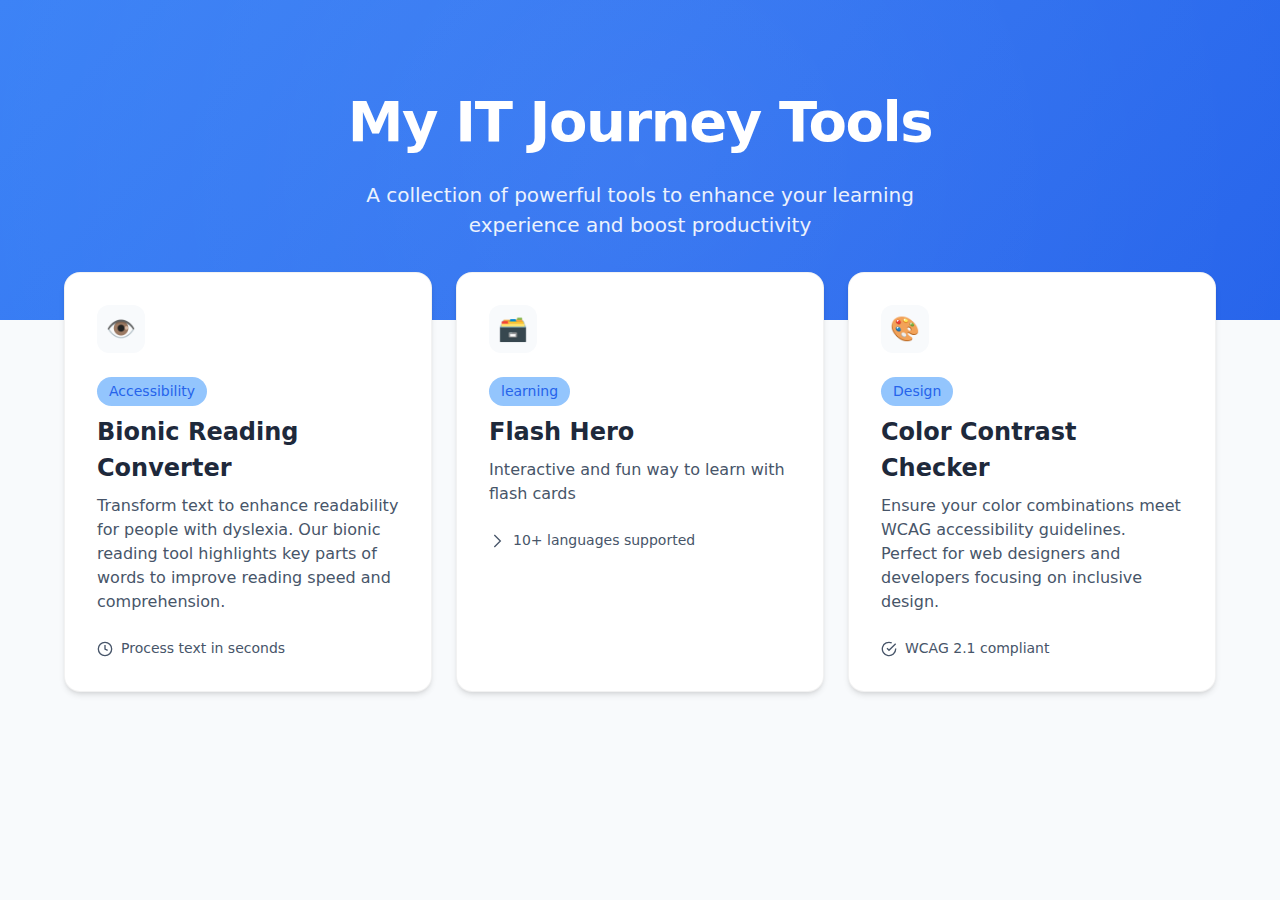
<file: index.html>
<!DOCTYPE html>
<html lang="en">
  <head>
    <meta charset="UTF-8" />
    <meta name="viewport" content="width=device-width, initial-scale=1.0" />
    <title>IT Journey Tools Hub</title>
    <link rel="stylesheet" href="styles.css" />
  </head>
  <body>
    <header class="header">
      <div class="header__content">
        <h1 class="header__title">My IT Journey Tools</h1>
        <p class="header__description">
          A collection of powerful tools to enhance your learning experience and
          boost productivity
        </p>
      </div>
    </header>

    <main class="container">
      <div class="tools-grid">
        <div class="tool-card" data-href="bionic-reader/bionic-reader.html">
          <div class="tool-icon">👁️</div>
          <div>
            <span class="tool-badge">Accessibility</span>
            <h2 class="tool-title">Bionic Reading Converter</h2>
            <p class="tool-description">
              Transform text to enhance readability for people with dyslexia.
              Our bionic reading tool highlights key parts of words to improve
              reading speed and comprehension.
            </p>
          </div>
          <div class="tool-stat">
            <svg
              viewBox="0 0 24 24"
              fill="none"
              stroke="currentColor"
              stroke-width="2"
            >
              <circle cx="12" cy="12" r="10" />
              <path d="M12 6v6l4 2" />
            </svg>
            <span>Process text in seconds</span>
          </div>
        </div>

        <div class="tool-card" data-href="fh/flash-hero.html">
          <div class="tool-icon">🗃️</div>
          <div>
            <span class="tool-badge">learning</span>
            <h2 class="tool-title">Flash Hero</h2>
            <p class="tool-description">
              Interactive and fun way to learn with flash cards
            </p>
          </div>
          <div class="tool-stat">
            <svg
              viewBox="0 0 24 24"
              fill="none"
              stroke="currentColor"
              stroke-width="2"
            >
              <path d="M8 3l9 9-9 9" />
            </svg>
            <span>10+ languages supported</span>
          </div>
        </div>

        <div class="tool-card" data-href="pages/index.html">
          <div class="tool-icon">🎨</div>
          <div>
            <span class="tool-badge">Design</span>
            <h2 class="tool-title">Color Contrast Checker</h2>
            <p class="tool-description">
              Ensure your color combinations meet WCAG accessibility guidelines.
              Perfect for web designers and developers focusing on inclusive
              design.
            </p>
          </div>
          <div class="tool-stat">
            <svg
              viewBox="0 0 24 24"
              fill="none"
              stroke="currentColor"
              stroke-width="2"
            >
              <path d="M22 11.08V12a10 10 0 11-5.93-9.14" />
              <path d="M22 4L12 14.01l-3-3" />
            </svg>
            <span>WCAG 2.1 compliant</span>
          </div>
        </div>
      </div>
    </main>

    <script src="script.js"></script>
  </body>
</html>
</file>
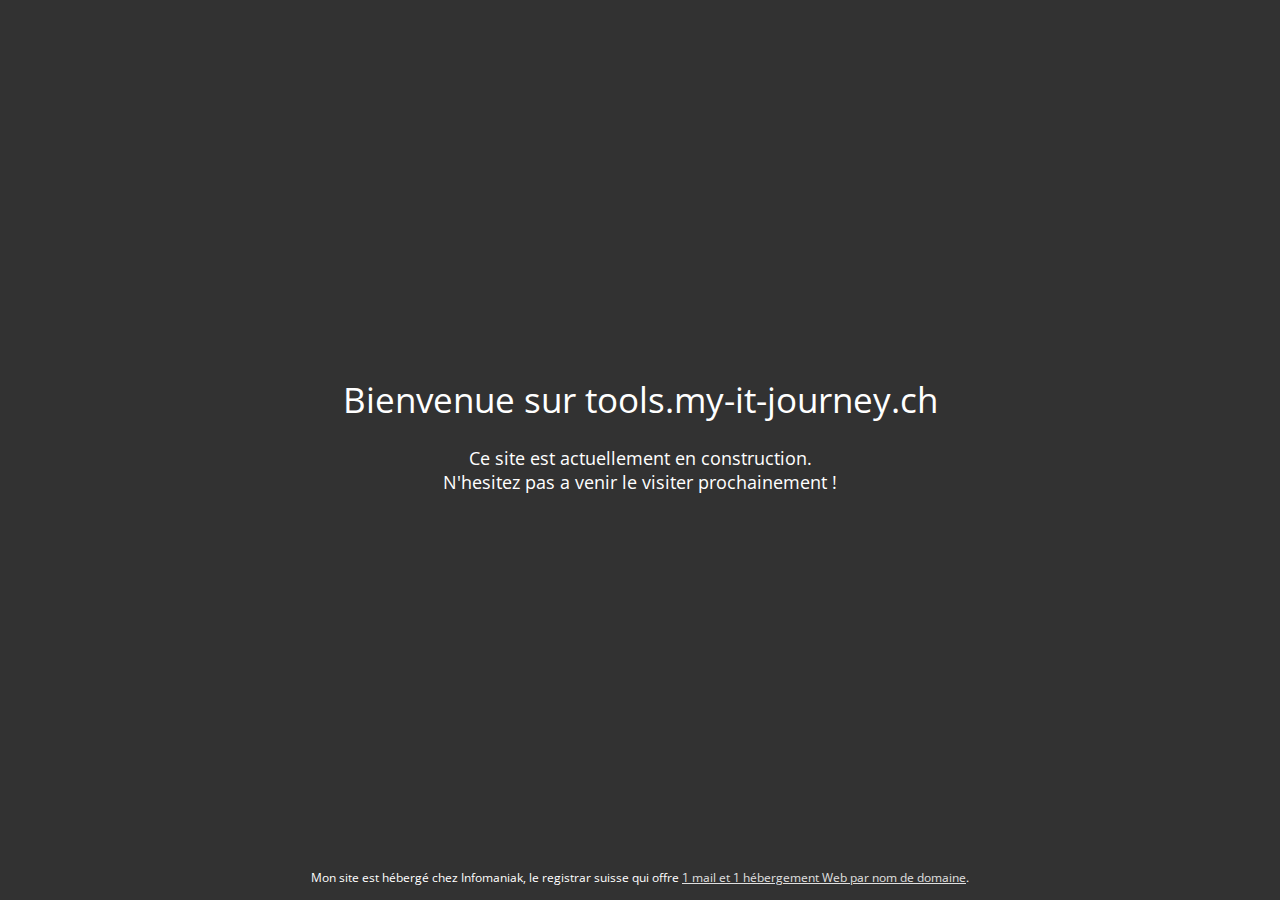
<file: pages/index.html>
<!DOCTYPE html>
<html lang="fr">
<head>
<meta charset="UTF-8">
<title>Bienvenue sur tools.my-it-journey.ch</title>
<meta name="description" content="Ce site est actuellement en construction.">
<meta name="generator" content="hosting-page-builder">
<meta name="viewport" content="width=device-width, initial-scale=1">
<meta name="og:url" content="http://tu0n7kbmnon.preview.infomaniak.website/index.html">
<meta name="og:locale" content="fr">
<meta name="og:type" content="website">
<meta name="og:title" content="Bienvenue sur tools.my-it-journey.ch">
<meta name="og:description" content="Ce site est actuellement en construction.">
<meta name="og:updated_time" content="1731345172">
<link rel="stylesheet" href="https://assets.storage.infomaniak.com/fonts/font-awesome/4.3.0/css/font-awesome.min.css">
<link rel="stylesheet" href="https://fonts.googleapis.com/css?family=Open Sans">
<style>
html,body{height:100%;padding:0;margin:0}.page{position:relative;display:table;table-layout:fixed;width:100%;height:100%;line-height:normal;text-align:center;font-family:Open Sans, sans-serif;font-size:1.1em;color:#fff;background-color:#f0f0f0;background-size:cover;background-position:50% 50%;background-repeat:no-repeat;background-attachment:fixed}h1,h2,h3,h4,h5{line-height:1.3;font-weight:normal}.bg-position-top{background-position:50% 0}.bg-position-middle{background-position:50% 50%}.bg-position-bottom{background-position:50% 100%}.page:before{content:"";position:absolute;top:0;left:0;bottom:0;right:0;filter:alpha(opacity=40);-ms-filter:"progid:DXImageTransform.Microsoft.Alpha(Opacity=40)";opacity:0.4}img{max-width:100%;width:auto\9;height:auto}a,a:link{color:inherit;filter:alpha(opacity=85);-ms-filter:"progid:DXImageTransform.Microsoft.Alpha(Opacity=85)";opacity:0.85}a:hover,a:focus,a:active{filter:alpha(opacity=100);-ms-filter:"progid:DXImageTransform.Microsoft.Alpha(Opacity=100)";opacity:1;-webkit-transition:all .3s ease-in-out;transition:all .3s ease-in-out}ul,ol{display:inline-block;text-align:left;max-width:50%}.container{position:relative;display:table-cell;width:100%;vertical-align:middle;padding:1em 2em;z-index:1}.content{max-width:900px;margin:0 auto}.social-links:empty{outline:1px solid yellow}.social-links{padding:1em 0;vertical-align:middle}.social-links a{padding:0 0.3em;line-height:normal}.hosting-info{position:absolute;display:block;bottom:0;left:0;right:0;padding:1em;font-size:0.8em}.hosting-info p{margin:0;padding:0;font-size:12px}.overlay-dark{background-color:#333}.overlay-dark:before{background-color:#333}.overlay-bright{background-color:white}.overlay-bright:before{background-color:white;filter:alpha(opacity=70);-ms-filter:"progid:DXImageTransform.Microsoft.Alpha(Opacity=70)";opacity:0.7}@media screen{.page[class]{background-image:url("https://assets.storage.infomaniak.website/images/background/et/4-medium.jpg")}}body.debug:after{content:"default";position:fixed;left:0;bottom:0;background-color:white;color:black;padding:0.5em;font-size:10px;text-transform:uppercase}@media screen and (max-width: 640px){body.debug:after{content:"small"}h1{font-size:2em}ul,ol{max-width:none}.page{min-width:300px}.page .container{padding:3em}.page,.page[class]{background-image:url("https://assets.storage.infomaniak.website/images/background/et/4-small.jpg")}}@media screen and (min-width: 641px) and (max-width: 1199px),(min-height:500px) and (max-height: 1199px){body.debug:after{content:"medium"}.page,.page[class]{background-image:url("https://assets.storage.infomaniak.website/images/background/et/4-medium.jpg")}}@media screen and (min-width: 1200px){body.debug:after{content:"large"}.page,.page[class]{background-image:url("https://assets.storage.infomaniak.website/images/background/et/4-large.jpg")}}.page .fallback-bg{display:none}.ie8 .page .fallback-bg{display:block;position:absolute;top:0;left:0;right:0;bottom:0;width:100%;height:100%;max-width:inherit;z-index:0}
</style>
</head>
<body>
<div id="page" class="page  overlay-dark bg-position-middle">
<div class="container">
<div class="content"><h1>Bienvenue sur tools.my-it-journey.ch</h1><p>Ce site est actuellement en construction.<br/>N'hesitez pas a venir le visiter prochainement !</p></div>
<div class="social-links">
</div>
<div class="hosting-info">
<p>Mon site est hébergé chez Infomaniak, le registrar suisse qui offre <a href="https://www.infomaniak.com/fr/domaines" target="_blank">1 mail et 1 hébergement Web par nom de domaine</a>.</p>
</div>
</div>
</div>
</body>
</html>
</file>
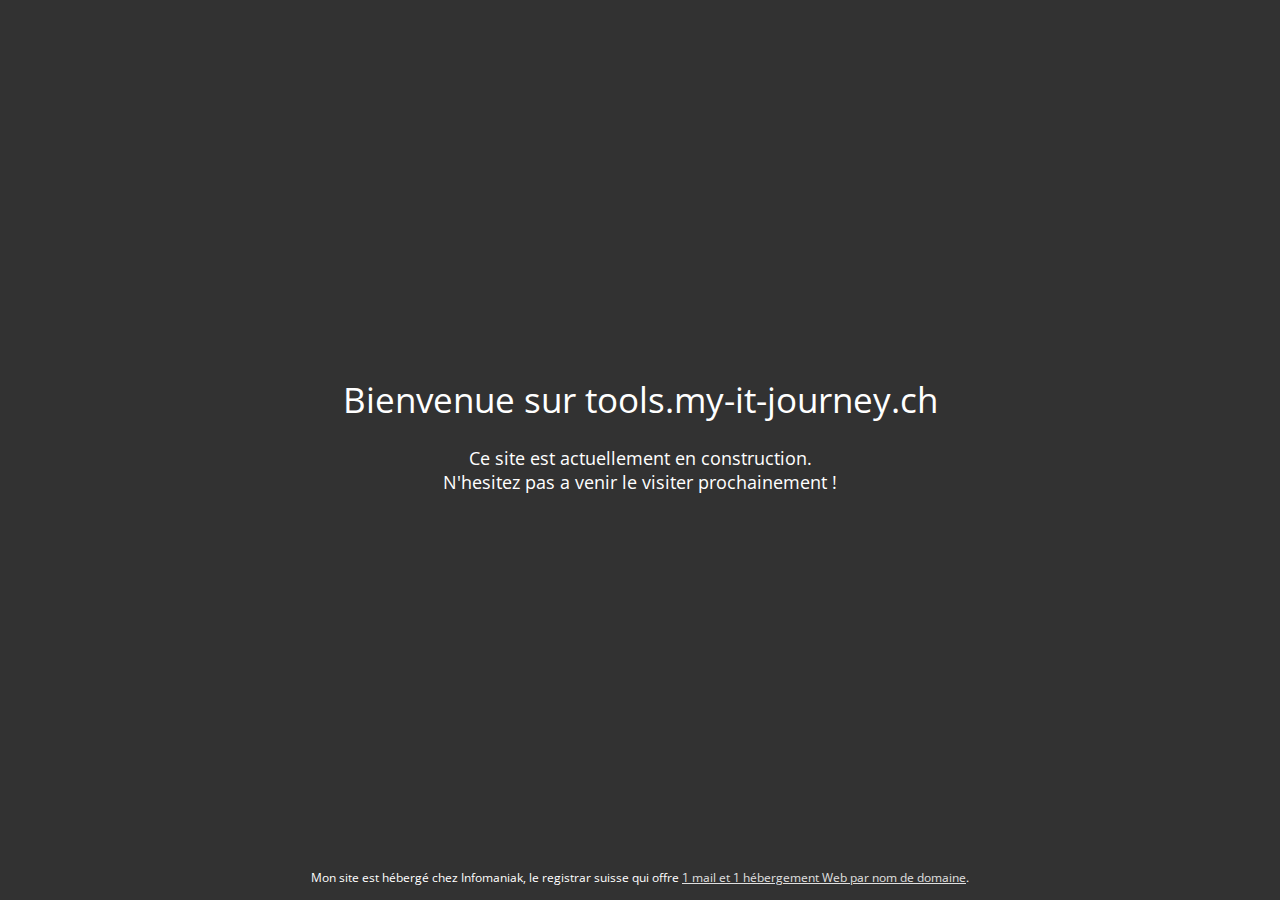
<file: up-to-the-star/index.html>
<!DOCTYPE html>
<html lang="fr">
<head>
<meta charset="UTF-8">
<title>Bienvenue sur tools.my-it-journey.ch</title>
<meta name="description" content="Ce site est actuellement en construction.">
<meta name="generator" content="hosting-page-builder">
<meta name="viewport" content="width=device-width, initial-scale=1">
<meta name="og:url" content="http://tu0n7kbmnon.preview.infomaniak.website/index.html">
<meta name="og:locale" content="fr">
<meta name="og:type" content="website">
<meta name="og:title" content="Bienvenue sur tools.my-it-journey.ch">
<meta name="og:description" content="Ce site est actuellement en construction.">
<meta name="og:updated_time" content="1731345172">
<link rel="stylesheet" href="https://assets.storage.infomaniak.com/fonts/font-awesome/4.3.0/css/font-awesome.min.css">
<link rel="stylesheet" href="https://fonts.googleapis.com/css?family=Open Sans">
<style>
html,body{height:100%;padding:0;margin:0}.page{position:relative;display:table;table-layout:fixed;width:100%;height:100%;line-height:normal;text-align:center;font-family:Open Sans, sans-serif;font-size:1.1em;color:#fff;background-color:#f0f0f0;background-size:cover;background-position:50% 50%;background-repeat:no-repeat;background-attachment:fixed}h1,h2,h3,h4,h5{line-height:1.3;font-weight:normal}.bg-position-top{background-position:50% 0}.bg-position-middle{background-position:50% 50%}.bg-position-bottom{background-position:50% 100%}.page:before{content:"";position:absolute;top:0;left:0;bottom:0;right:0;filter:alpha(opacity=40);-ms-filter:"progid:DXImageTransform.Microsoft.Alpha(Opacity=40)";opacity:0.4}img{max-width:100%;width:auto\9;height:auto}a,a:link{color:inherit;filter:alpha(opacity=85);-ms-filter:"progid:DXImageTransform.Microsoft.Alpha(Opacity=85)";opacity:0.85}a:hover,a:focus,a:active{filter:alpha(opacity=100);-ms-filter:"progid:DXImageTransform.Microsoft.Alpha(Opacity=100)";opacity:1;-webkit-transition:all .3s ease-in-out;transition:all .3s ease-in-out}ul,ol{display:inline-block;text-align:left;max-width:50%}.container{position:relative;display:table-cell;width:100%;vertical-align:middle;padding:1em 2em;z-index:1}.content{max-width:900px;margin:0 auto}.social-links:empty{outline:1px solid yellow}.social-links{padding:1em 0;vertical-align:middle}.social-links a{padding:0 0.3em;line-height:normal}.hosting-info{position:absolute;display:block;bottom:0;left:0;right:0;padding:1em;font-size:0.8em}.hosting-info p{margin:0;padding:0;font-size:12px}.overlay-dark{background-color:#333}.overlay-dark:before{background-color:#333}.overlay-bright{background-color:white}.overlay-bright:before{background-color:white;filter:alpha(opacity=70);-ms-filter:"progid:DXImageTransform.Microsoft.Alpha(Opacity=70)";opacity:0.7}@media screen{.page[class]{background-image:url("https://assets.storage.infomaniak.website/images/background/et/4-medium.jpg")}}body.debug:after{content:"default";position:fixed;left:0;bottom:0;background-color:white;color:black;padding:0.5em;font-size:10px;text-transform:uppercase}@media screen and (max-width: 640px){body.debug:after{content:"small"}h1{font-size:2em}ul,ol{max-width:none}.page{min-width:300px}.page .container{padding:3em}.page,.page[class]{background-image:url("https://assets.storage.infomaniak.website/images/background/et/4-small.jpg")}}@media screen and (min-width: 641px) and (max-width: 1199px),(min-height:500px) and (max-height: 1199px){body.debug:after{content:"medium"}.page,.page[class]{background-image:url("https://assets.storage.infomaniak.website/images/background/et/4-medium.jpg")}}@media screen and (min-width: 1200px){body.debug:after{content:"large"}.page,.page[class]{background-image:url("https://assets.storage.infomaniak.website/images/background/et/4-large.jpg")}}.page .fallback-bg{display:none}.ie8 .page .fallback-bg{display:block;position:absolute;top:0;left:0;right:0;bottom:0;width:100%;height:100%;max-width:inherit;z-index:0}
</style>
</head>
<body>
<div id="page" class="page  overlay-dark bg-position-middle">
<div class="container">
<div class="content"><h1>Bienvenue sur tools.my-it-journey.ch</h1><p>Ce site est actuellement en construction.<br/>N'hesitez pas a venir le visiter prochainement !</p></div>
<div class="social-links">
</div>
<div class="hosting-info">
<p>Mon site est hébergé chez Infomaniak, le registrar suisse qui offre <a href="https://www.infomaniak.com/fr/domaines" target="_blank">1 mail et 1 hébergement Web par nom de domaine</a>.</p>
</div>
</div>
</div>
</body>
</html>
</file>
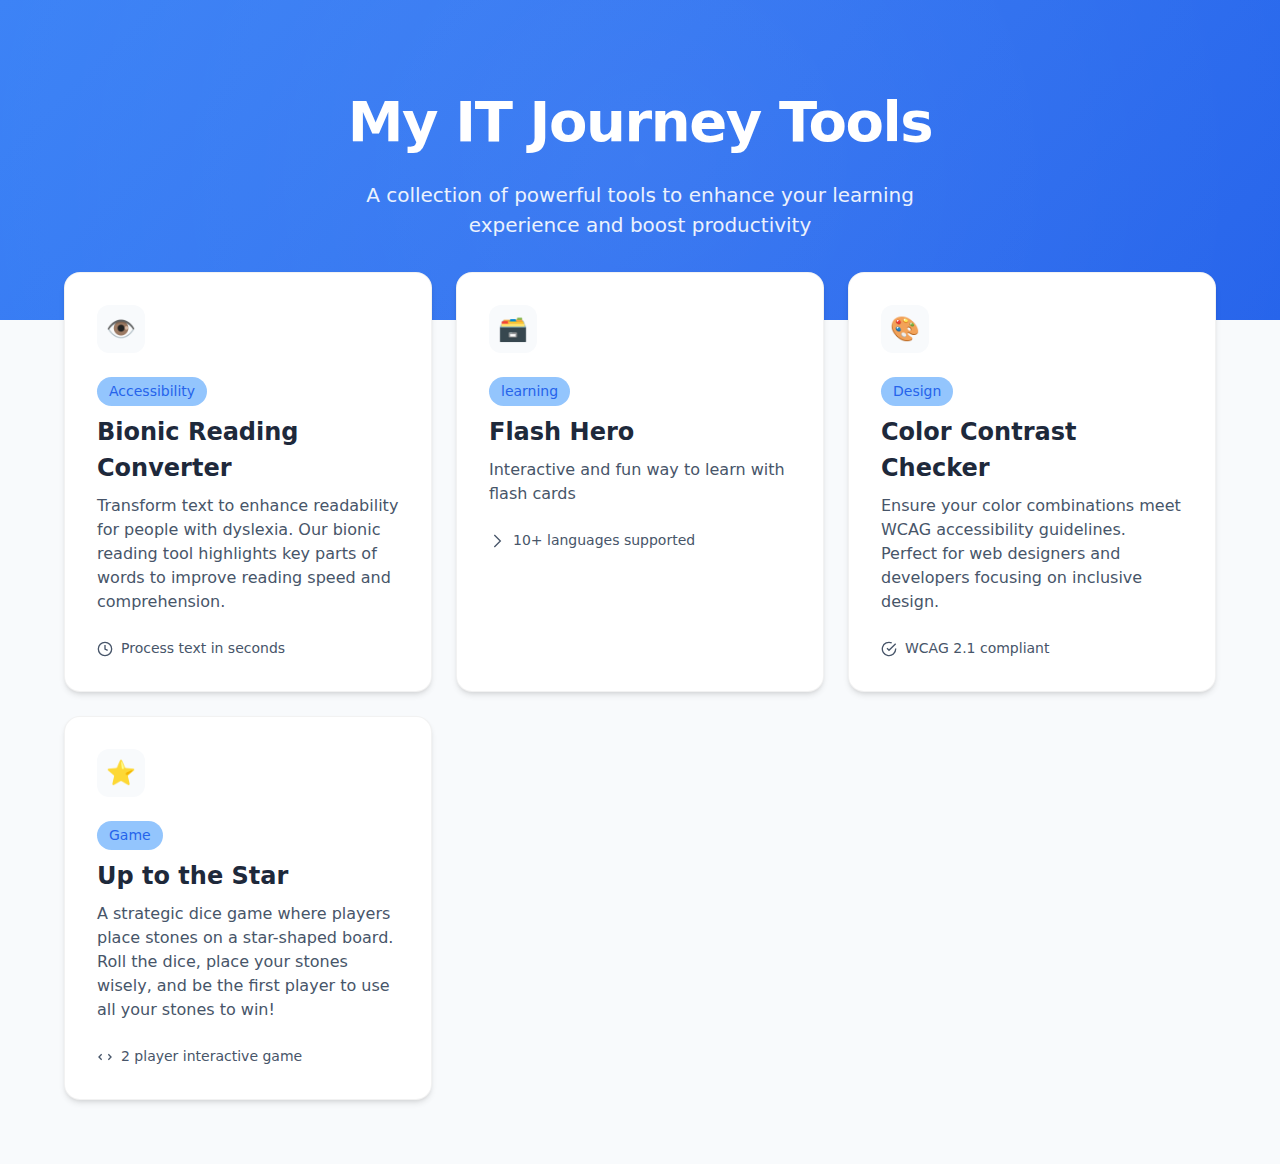
<file: inex.html>
<!DOCTYPE html>
<html lang="en">
  <head>
    <meta charset="UTF-8" />
    <meta name="viewport" content="width=device-width, initial-scale=1.0" />
    <title>IT Journey Tools Hub</title>
    <link rel="stylesheet" href="styles.css" />
  </head>
  <body>
    <header class="header">
      <div class="header__content">
        <h1 class="header__title">My IT Journey Tools</h1>
        <p class="header__description">
          A collection of powerful tools to enhance your learning experience and
          boost productivity
        </p>
      </div>
    </header>

    <main class="container">
      <div class="tools-grid">
        <div class="tool-card" data-href="bionic-reader/bionic-reader.html">
          <div class="tool-icon">👁️</div>
          <div>
            <span class="tool-badge">Accessibility</span>
            <h2 class="tool-title">Bionic Reading Converter</h2>
            <p class="tool-description">
              Transform text to enhance readability for people with dyslexia.
              Our bionic reading tool highlights key parts of words to improve
              reading speed and comprehension.
            </p>
          </div>
          <div class="tool-stat">
            <svg
              viewBox="0 0 24 24"
              fill="none"
              stroke="currentColor"
              stroke-width="2"
            >
              <circle cx="12" cy="12" r="10" />
              <path d="M12 6v6l4 2" />
            </svg>
            <span>Process text in seconds</span>
          </div>
        </div>

        <div class="tool-card" data-href="fh/flash-hero.html">
          <div class="tool-icon">🗃️</div>
          <div>
            <span class="tool-badge">learning</span>
            <h2 class="tool-title">Flash Hero</h2>
            <p class="tool-description">
              Interactive and fun way to learn with flash cards
            </p>
          </div>
          <div class="tool-stat">
            <svg
              viewBox="0 0 24 24"
              fill="none"
              stroke="currentColor"
              stroke-width="2"
            >
              <path d="M8 3l9 9-9 9" />
            </svg>
            <span>10+ languages supported</span>
          </div>
        </div>

        <div class="tool-card" data-href="pages/index.html">
          <div class="tool-icon">🎨</div>
          <div>
            <span class="tool-badge">Design</span>
            <h2 class="tool-title">Color Contrast Checker</h2>
            <p class="tool-description">
              Ensure your color combinations meet WCAG accessibility guidelines.
              Perfect for web designers and developers focusing on inclusive
              design.
            </p>
          </div>
          <div class="tool-stat">
            <svg
              viewBox="0 0 24 24"
              fill="none"
              stroke="currentColor"
              stroke-width="2"
            >
              <path d="M22 11.08V12a10 10 0 11-5.93-9.14" />
              <path d="M22 4L12 14.01l-3-3" />
            </svg>
            <span>WCAG 2.1 compliant</span>
          </div>
        </div>

        <div class="tool-card" data-href="up-to-the-star/index.html">
          <div class="tool-icon">⭐</div>
          <div>
            <span class="tool-badge">Game</span>
            <h2 class="tool-title">Up to the Star</h2>
            <p class="tool-description">
              A strategic dice game where players place stones on a star-shaped board.
              Roll the dice, place your stones wisely, and be the first player to use
              all your stones to win!
            </p>
          </div>
          <div class="tool-stat">
            <svg
              viewBox="0 0 24 24"
              fill="none"
              stroke="currentColor"
              stroke-width="2"
            >
              <path d="M17 8l4 4-4 4M7 16l-4-4 4-4" />
            </svg>
            <span>2 player interactive game</span>
          </div>
        </div>
      </div>
    </main>

    <script src="script.js"></script>
  </body>
</html>
</file>
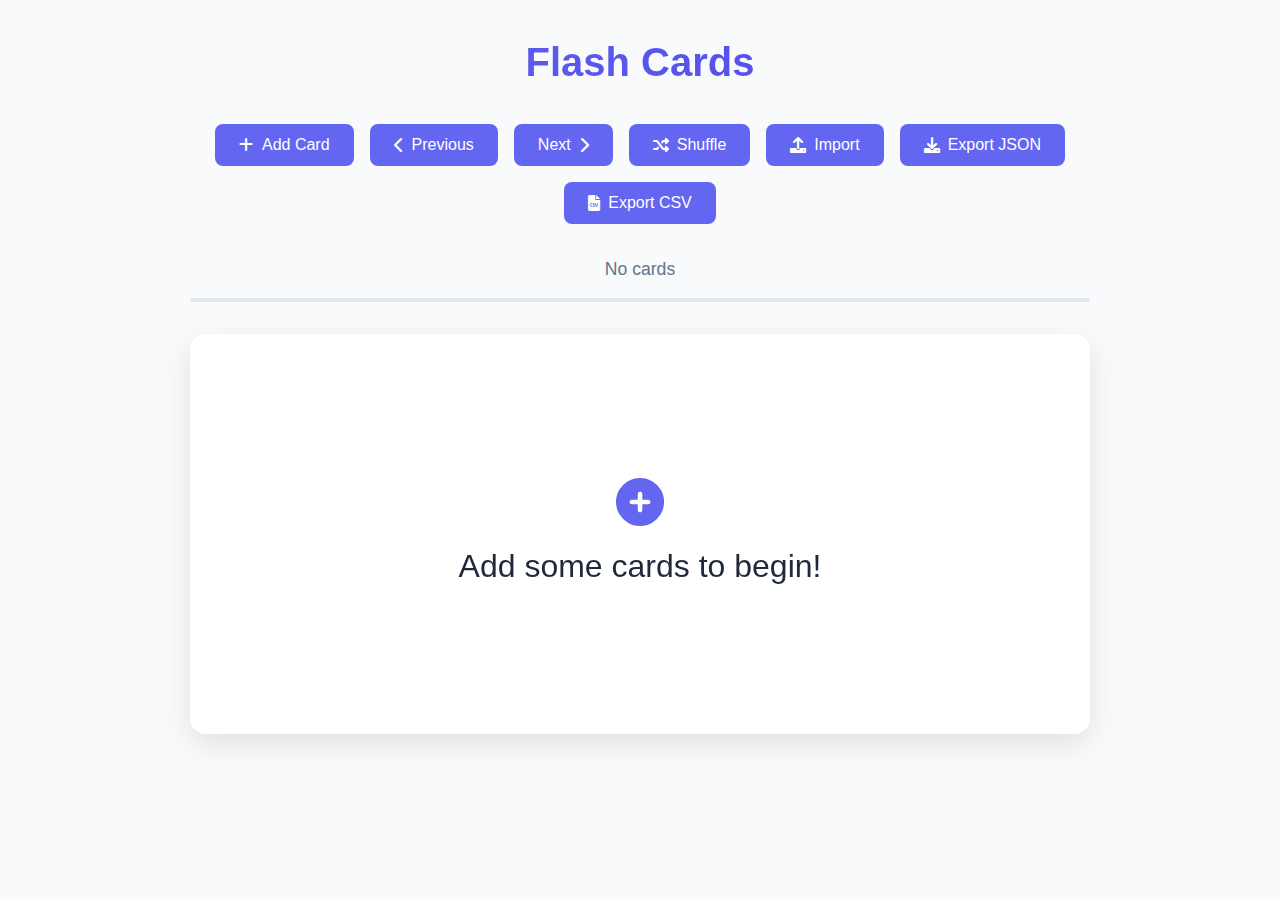
<file: fh/flash-hero.html>
<!DOCTYPE html>
<html>
<head>
    <title>Flash Hero</title>
    <link href="https://cdnjs.cloudflare.com/ajax/libs/font-awesome/6.0.0/css/all.min.css" rel="stylesheet">
    <style>
        :root {
            --primary: #6366f1;
            --primary-dark: #4f46e5;
            --bg: #f8fafc;
            --card-bg: #ffffff;
            --text: #1e293b;
            --text-light: #64748b;
        }

        * {
            margin: 0;
            padding: 0;
            box-sizing: border-box;
        }

        body {
            font-family: -apple-system, BlinkMacSystemFont, "Segoe UI", Roboto, sans-serif;
            background: var(--bg);
            color: var(--text);
            min-height: 100vh;
            padding: 2rem;
            line-height: 1.5;
        }

        .container {
            max-width: 900px;
            margin: 0 auto;
        }

        h1 {
            font-size: 2.5rem;
            font-weight: 700;
            margin-bottom: 2rem;
            text-align: center;
            background: linear-gradient(135deg, var(--primary), var(--primary-dark));
            -webkit-background-clip: text;
            -webkit-text-fill-color: transparent;
        }

        .card-container {
            perspective: 2000px;
            height: 400px;
            margin: 2rem 0;
        }

        .card {
            position: relative;
            width: 100%;
            height: 100%;
            transform-style: preserve-3d;
            transition: transform 0.8s cubic-bezier(0.175, 0.885, 0.32, 1.275);
            cursor: pointer;
        }

        .card.flipped {
            transform: rotateY(180deg);
        }

        .card-face {
            position: absolute;
            width: 100%;
            height: 100%;
            backface-visibility: hidden;
            display: flex;
            align-items: center;
            justify-content: center;
            font-size: 2rem;
            padding: 2rem;
            background: var(--card-bg);
            border-radius: 1rem;
            box-shadow: 0 10px 30px rgba(0, 0, 0, 0.1);
            text-align: center;
        }

        .card-back {
            transform: rotateY(180deg);
            background: linear-gradient(135deg, var(--primary), var(--primary-dark));
            color: white;
        }

        .controls {
            display: flex;
            gap: 1rem;
            margin: 2rem 0;
            flex-wrap: wrap;
            justify-content: center;
        }

        .btn {
            padding: 0.75rem 1.5rem;
            border: none;
            border-radius: 0.5rem;
            background: var(--primary);
            color: white;
            cursor: pointer;
            font-weight: 500;
            display: flex;
            align-items: center;
            gap: 0.5rem;
            transition: all 0.2s;
            font-size: 1rem;
        }

        .btn:hover {
            background: var(--primary-dark);
            transform: translateY(-2px);
            box-shadow: 0 4px 12px rgba(99, 102, 241, 0.2);
        }

        .file-input-wrapper {
            position: relative;
            overflow: hidden;
            display: inline-block;
        }

        .file-input-wrapper input[type=file] {
            position: absolute;
            left: 0;
            top: 0;
            opacity: 0;
            cursor: pointer;
            width: 100%;
            height: 100%;
        }

        .modal {
            display: none;
            position: fixed;
            top: 0;
            left: 0;
            width: 100%;
            height: 100%;
            background: rgba(0, 0, 0, 0.5);
            backdrop-filter: blur(5px);
            z-index: 1000;
        }

        .modal-content {
            background: var(--card-bg);
            padding: 2rem;
            border-radius: 1rem;
            position: absolute;
            top: 50%;
            left: 50%;
            transform: translate(-50%, -50%);
            min-width: 400px;
            box-shadow: 0 20px 40px rgba(0, 0, 0, 0.1);
        }

        .modal h2 {
            margin-bottom: 1.5rem;
            color: var(--text);
        }

        .input-group {
            margin-bottom: 1rem;
        }

        .input-group label {
            display: block;
            margin-bottom: 0.5rem;
            color: var(--text-light);
        }

        .input-group input {
            width: 100%;
            padding: 0.75rem;
            border: 2px solid #e2e8f0;
            border-radius: 0.5rem;
            font-size: 1rem;
            transition: border-color 0.2s;
        }

        .input-group input:focus {
            outline: none;
            border-color: var(--primary);
        }

        #progress {
            text-align: center;
            margin: 1rem 0;
            color: var(--text-light);
            font-size: 1.1rem;
        }

        .progress-bar {
            width: 100%;
            height: 4px;
            background: #e2e8f0;
            border-radius: 2px;
            margin: 1rem 0;
            overflow: hidden;
        }

        .progress-bar-fill {
            height: 100%;
            background: var(--primary);
            transition: width 0.3s ease;
        }

        @keyframes slideIn {
            from {
                transform: translateY(20px);
                opacity: 0;
            }
            to {
                transform: translateY(0);
                opacity: 1;
            }
        }

        .card-face {
            animation: slideIn 0.5s ease;
        }

        @media (max-width: 768px) {
            body {
                padding: 1rem;
            }
            
            .card-container {
                height: 300px;
            }

            .modal-content {
                min-width: 90%;
                margin: 0 1rem;
            }

            .card-face {
                font-size: 1.5rem;
            }
        }
    </style>
</head>
<body>
    <div class="container">
        <h1>Flash Cards</h1>
        
        <div class="controls">
            <button class="btn" onclick="showAddCardModal()">
                <i class="fas fa-plus"></i> Add Card
            </button>
            <button class="btn" onclick="previousCard()">
                <i class="fas fa-chevron-left"></i> Previous
            </button>
            <button class="btn" onclick="nextCard()">
                Next <i class="fas fa-chevron-right"></i>
            </button>
            <button class="btn" onclick="shuffleCards()">
                <i class="fas fa-random"></i> Shuffle
            </button>
            <div class="file-input-wrapper">
                <button class="btn">
                    <i class="fas fa-upload"></i> Import
                </button>
                <input type="file" id="fileInput" accept=".json,.csv" onchange="handleFileUpload(event)">
            </div>
            <button class="btn" onclick="exportCards('json')">
                <i class="fas fa-download"></i> Export JSON
            </button>
            <button class="btn" onclick="exportCards('csv')">
                <i class="fas fa-file-csv"></i> Export CSV
            </button>
        </div>

        <div id="progress"></div>
        <div class="progress-bar">
            <div class="progress-bar-fill" style="width: 0%"></div>
        </div>

        <div class="card-container">
            <div class="card" onclick="flipCard()">
                <div class="card-face card-front"></div>
                <div class="card-face card-back"></div>
            </div>
        </div>
    </div>

    <div id="addCardModal" class="modal">
        <div class="modal-content">
            <h2>Add New Card</h2>
            <div class="input-group">
                <label>Front</label>
                <input type="text" id="frontText" placeholder="Enter front text">
            </div>
            <div class="input-group">
                <label>Back</label>
                <input type="text" id="backText" placeholder="Enter back text">
            </div>
            <div class="controls">
                <button class="btn" onclick="addCard()">
                    <i class="fas fa-plus"></i> Add
                </button>
                <button class="btn" onclick="closeModal()" style="background: #64748b;">
                    <i class="fas fa-times"></i> Cancel
                </button>
            </div>
        </div>
    </div>

    <script>
        let cards = [];
        let currentCardIndex = 0;

        function updateCard() {
            if (cards.length === 0) {
                document.querySelector('.card-front').innerHTML = '<div style="text-align: center;"><i class="fas fa-plus-circle" style="font-size: 3rem; margin-bottom: 1rem; color: var(--primary);"></i><br>Add some cards to begin!</div>';
                document.querySelector('.card-back').textContent = '';
                document.getElementById('progress').textContent = 'No cards';
                document.querySelector('.progress-bar-fill').style.width = '0%';
                return;
            }

            const card = cards[currentCardIndex];
            document.querySelector('.card-front').textContent = card.front;
            document.querySelector('.card-back').textContent = card.back;
            document.getElementById('progress').textContent = 
                `Card ${currentCardIndex + 1} of ${cards.length}`;
            document.querySelector('.progress-bar-fill').style.width = 
                `${((currentCardIndex + 1) / cards.length) * 100}%`;
        }

        function flipCard() {
            document.querySelector('.card').classList.toggle('flipped');
        }

        function showAddCardModal() {
            document.getElementById('addCardModal').style.display = 'block';
            document.getElementById('frontText').focus();
        }

        function closeModal() {
            document.getElementById('addCardModal').style.display = 'none';
            document.getElementById('frontText').value = '';
            document.getElementById('backText').value = '';
        }

        function addCard() {
            const front = document.getElementById('frontText').value.trim();
            const back = document.getElementById('backText').value.trim();
            
            if (front && back) {
                cards.push({ front, back });
                closeModal();
                updateCard();
            }
        }

        function nextCard() {
            if (cards.length === 0) return;
            currentCardIndex = (currentCardIndex + 1) % cards.length;
            document.querySelector('.card').classList.remove('flipped');
            updateCard();
        }

        function previousCard() {
            if (cards.length === 0) return;
            currentCardIndex = (currentCardIndex - 1 + cards.length) % cards.length;
            document.querySelector('.card').classList.remove('flipped');
            updateCard();
        }

        function shuffleCards() {
            for (let i = cards.length - 1; i > 0; i--) {
                const j = Math.floor(Math.random() * (i + 1));
                [cards[i], cards[j]] = [cards[j], cards[i]];
            }
            currentCardIndex = 0;
            updateCard();
        }

        function handleFileUpload(event) {
            const file = event.target.files[0];
            const reader = new FileReader();

            reader.onload = function(e) {
                try {
                    if (file.name.endsWith('.json')) {
                        cards = JSON.parse(e.target.result);
                    } else if (file.name.endsWith('.csv')) {
                        const text = e.target.result;
                        const rows = text.split('\n');
                        cards = rows
                            .filter(row => row.trim())
                            .map(row => {
                                const [front, back] = row.split(',').map(cell => 
                                    cell.trim().replace(/(^"|"$)/g, ''));
                                return { front, back };
                            });
                    }
                    currentCardIndex = 0;
                    updateCard();
                } catch (error) {
                    alert('Error loading file: ' + error.message);
                }
            };

            if (file.name.endsWith('.json')) {
                reader.readAsText(file);
            } else if (file.name.endsWith('.csv')) {
                reader.readAsText(file);
            }
        }

        function exportCards(format) {
            if (cards.length === 0) {
                alert('No cards to export!');
                return;
            }

            let content;
            let filename;
            let type;

            if (format === 'json') {
                content = JSON.stringify(cards, null, 2);
                filename = 'flashcards.json';
                type = 'application/json';
            } else {
                content = cards
                    .map(card => `"${card.front}","${card.back}"`)
                    .join('\n');
                filename = 'flashcards.csv';
                type = 'text/csv';
            }

            const blob = new Blob([content], { type });
            const url = URL.createObjectURL(blob);
            const a = document.createElement('a');
            a.href = url;
            a.download = filename;
            document.body.appendChild(a);
            a.click();
            document.body.removeChild(a);
            URL.revokeObjectURL(url);
        }

        // Handle keyboard navigation
        document.addEventListener('keydown', (e) => {
            if (e.key === 'ArrowLeft') previousCard();
            if (e.key === 'ArrowRight') nextCard();
            if (e.key === ' ') flipCard();
        });

        updateCard();
    </script>
</body>
</html>
</file>
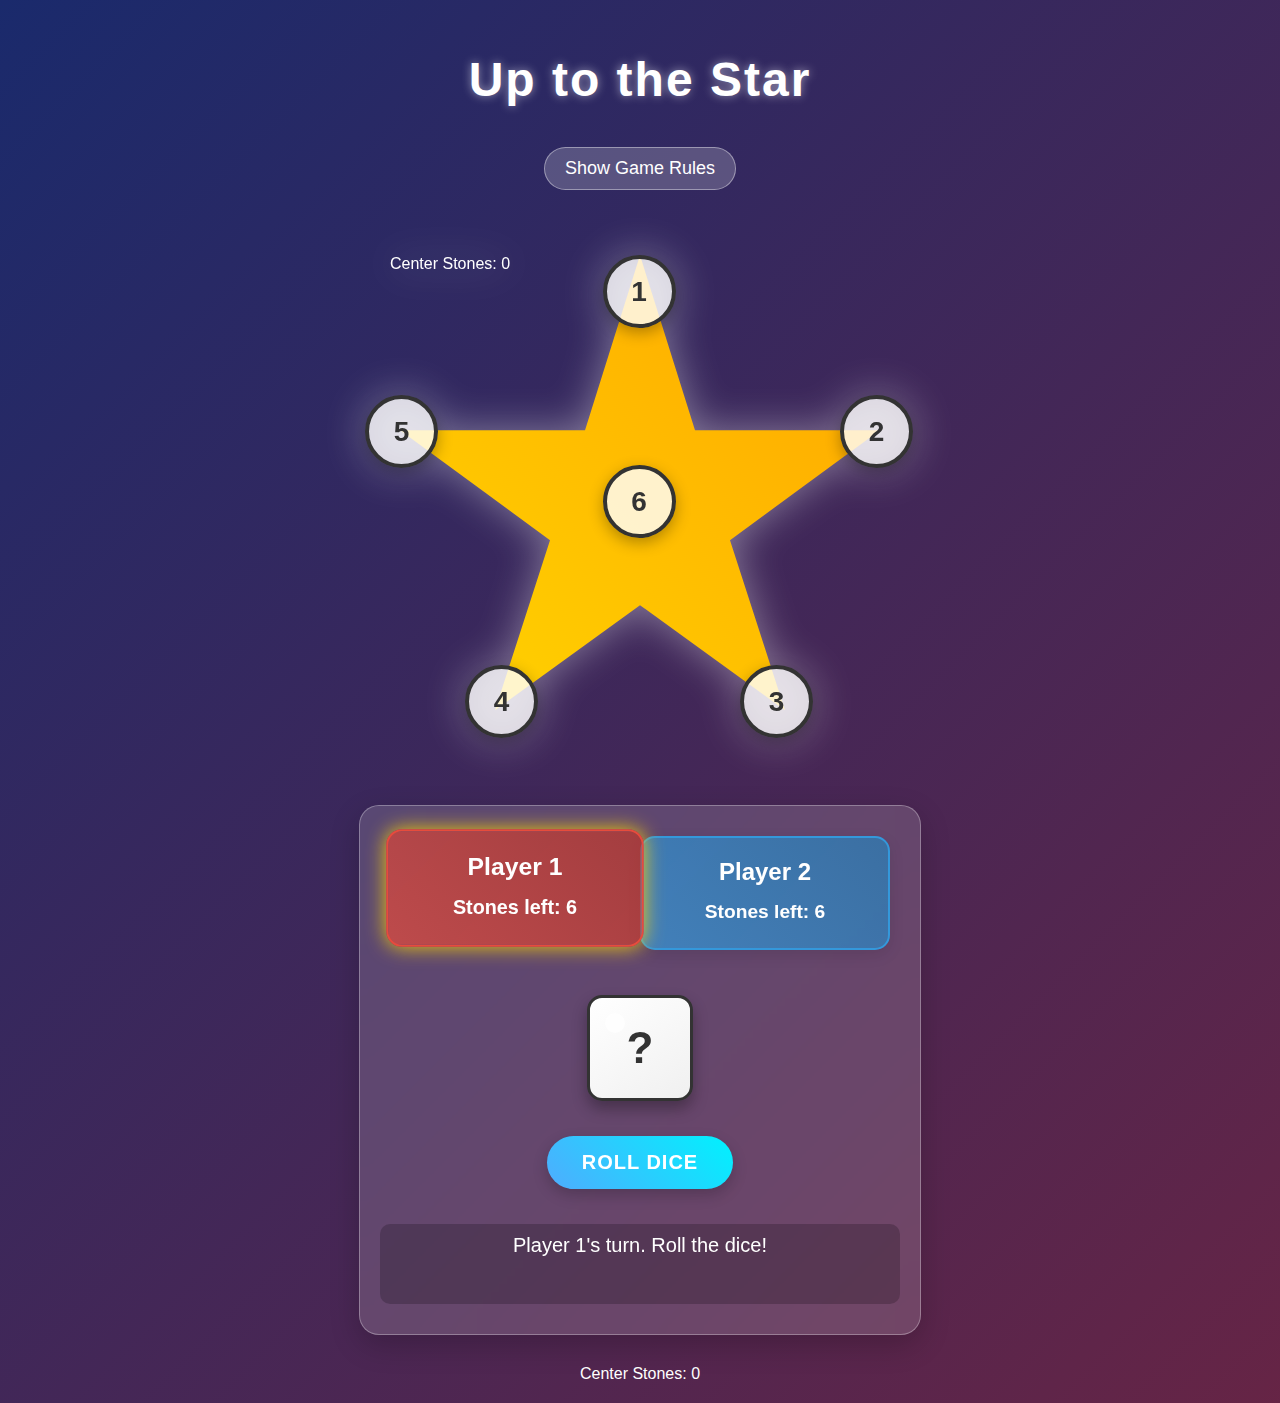
<file: up-to-the-star/inex.html>
<!DOCTYPE html>
<html lang="en">
<head>
    <meta charset="UTF-8">
    <meta name="viewport" content="width=device-width, initial-scale=1.0">
    <title>Up to the Star</title>
    <link rel="stylesheet" href="styles.css">
</head>
<body>
    <div class="game-container">
        <h1>Up to the Star</h1>
        
        <div class="instructions-toggle" onclick="toggleInstructions()">Show Game Rules</div>
        
        <div class="instructions" id="instructions">
            <h3>Rules:</h3>
            <ul>
                <li>Two players take turns, each starting with 6 stones.</li>
                <li>The star has 5 points (numbered 1-5), and point 6 is the center of the star.</li>
                <li>Players roll a die on their turn.</li>
                <li>If the rolled number corresponds to an empty position, the player places their stone there.</li>
                <li>If the position is already occupied by any stone (their own or opponent's), the player must take that stone and add it to their total.</li>
                <li>If a player rolls a 6, they can place a stone in the center spot (position 6). The center spot can have a maximum of 11 stones at the same time.</li>
                <li>The first player to place all their stones wins!</li>
            </ul>
        </div>
        
        <div class="game-board">
            <div class="star"></div>
            <!-- Points will be added by JavaScript -->
        </div>
        
        <div class="controls">
            <div class="player-info">
                <div class="player player1 active-player">
                    <h3>Player 1</h3>
                    <p>Stones left: <span id="player1-stones">6</span></p>
                </div>
                <div class="player player2">
                    <h3>Player 2</h3>
                    <p>Stones left: <span id="player2-stones">6</span></p>
                </div>
            </div>
            
            <div class="dice-container">
                <div class="dice" id="dice">?</div>
            </div>
            
            <button class="roll-btn" id="roll-btn">Roll Dice</button>
            
            <div class="status" id="status">Player 1's turn. Roll the dice!</div>
        </div>
        
        <div id="center-counter">Center Stones: 0</div>
    </div>
    
    <div class="modal" id="win-modal">
        <div class="modal-content">
            <h2 id="winner-text">Player X Wins!</h2>
            <p>Congratulations!</p>
            <button onclick="resetGame()">Play Again</button>
        </div>
    </div>

    <script src="game.js"></script>
</body>
</html>
</file>
<file: up-to-the-star/styles.css>
body {
  font-family: "Quicksand", "Arial", sans-serif;
  display: flex;
  flex-direction: column;
  align-items: center;
  background: linear-gradient(135deg, #1a2a6c, #b21f1f, #fdbb2d);
  background-size: 400% 400%;
  animation: gradient 15s ease infinite;
  padding: 20px;
  color: #fff;
  min-height: 100vh;
  margin: 0;
}

@keyframes gradient {
  0% {
    background-position: 0% 50%;
  }
  50% {
    background-position: 100% 50%;
  }
  100% {
    background-position: 0% 50%;
  }
}

.game-container {
  display: flex;
  flex-direction: column;
  align-items: center;
  gap: 30px;
  max-width: 800px;
  margin: 0 auto;
}

h1 {
  font-size: 3rem;
  margin-bottom: 10px;
  text-shadow: 0 0 10px rgba(255, 255, 255, 0.5);
  text-align: center;
  font-weight: 700;
  letter-spacing: 2px;
}

.game-board {
  position: relative;
  width: 500px;
  height: 500px;
  margin: 20px auto;
  filter: drop-shadow(0 0 20px rgba(255, 255, 255, 0.4));
  transition: transform 0.3s ease;
}

.game-board:hover {
  transform: scale(1.02);
}

.star {
  position: absolute;
  width: 100%;
  height: 100%;
  clip-path: polygon(
    50% 0%,
    61% 35%,
    98% 35%,
    68% 57%,
    79% 91%,
    50% 70%,
    21% 91%,
    32% 57%,
    2% 35%,
    39% 35%
  );
  background: linear-gradient(45deg, #ffd700, #ffa500);
  box-shadow: 0 0 25px rgba(255, 215, 0, 0.6);
  z-index: 1;
  animation: glow 3s infinite alternate;
}

@keyframes glow {
  from {
    box-shadow: 0 0 15px rgba(255, 215, 0, 0.6);
  }
  to {
    box-shadow: 0 0 30px rgba(255, 215, 0, 0.9);
  }
}

.point {
  position: absolute;
  width: 65px;
  height: 65px;
  border-radius: 50%;
  background: rgba(255, 255, 255, 0.8);
  border: 4px solid #333;
  display: flex;
  justify-content: center;
  align-items: center;
  font-size: 28px;
  font-weight: bold;
  cursor: pointer;
  z-index: 2;
  transition: all 0.3s cubic-bezier(0.175, 0.885, 0.32, 1.275);
  color: #333;
  box-shadow: 0 5px 15px rgba(0, 0, 0, 0.3);
}

.point:hover {
  transform: scale(1.15);
  box-shadow: 0 8px 25px rgba(0, 0, 0, 0.4);
}

.stone {
  width: 45px;
  height: 45px;
  border-radius: 50%;
  position: absolute;
  top: 50%;
  left: 50%;
  transform: translate(-50%, -50%);
  z-index: 3;
  box-shadow: 0 3px 10px rgba(0, 0, 0, 0.5);
  transition: all 0.3s ease;
}

.player1-stone {
  background: radial-gradient(circle at 30% 30%, #ff6b6b, #c0392b);
  border: 3px solid #c0392b;
}

.player2-stone {
  background: radial-gradient(circle at 30% 30%, #4facfe, #2980b9);
  border: 3px solid #2980b9;
}

.controls {
  display: flex;
  flex-direction: column;
  align-items: center;
  gap: 20px;
  padding: 30px;
  background: rgba(255, 255, 255, 0.15);
  backdrop-filter: blur(10px);
  border-radius: 20px;
  box-shadow: 0 10px 30px rgba(0, 0, 0, 0.2);
  width: 100%;
  max-width: 500px;
  border: 1px solid rgba(255, 255, 255, 0.3);
}

.dice-container {
  display: flex;
  gap: 20px;
  margin: 15px 0;
}

.dice {
  width: 100px;
  height: 100px;
  background: linear-gradient(145deg, #ffffff, #f0f0f0);
  border: 3px solid #333;
  border-radius: 15px;
  display: flex;
  justify-content: center;
  align-items: center;
  font-size: 44px;
  font-weight: bold;
  box-shadow: 0 8px 15px rgba(0, 0, 0, 0.3);
  color: #333;
  position: relative;
  transition: all 0.3s ease;
  transform-style: preserve-3d;
}

.dice:after {
  content: "";
  position: absolute;
  width: 20%;
  height: 20%;
  background-color: rgba(255, 255, 255, 0.7);
  border-radius: 50%;
  top: 15%;
  left: 15%;
}

.dice.rolling {
  animation: rolling 0.5s infinite;
}

@keyframes rolling {
  0% {
    transform: rotateX(0deg) rotateY(0deg);
  }
  25% {
    transform: rotateX(90deg) rotateY(45deg);
  }
  50% {
    transform: rotateX(180deg) rotateY(90deg);
  }
  75% {
    transform: rotateX(270deg) rotateY(135deg);
  }
  100% {
    transform: rotateX(360deg) rotateY(180deg);
  }
}

.roll-btn {
  padding: 15px 35px;
  font-size: 20px;
  background: linear-gradient(45deg, #4facfe 0%, #00f2fe 100%);
  color: white;
  border: none;
  border-radius: 50px;
  cursor: pointer;
  transition: all 0.3s ease;
  box-shadow: 0 6px 15px rgba(0, 0, 0, 0.2);
  font-weight: bold;
  text-transform: uppercase;
  letter-spacing: 1px;
}

.roll-btn:hover {
  background: linear-gradient(45deg, #00f2fe 0%, #4facfe 100%);
  transform: translateY(-3px) scale(1.05);
  box-shadow: 0 10px 20px rgba(0, 0, 0, 0.3);
}

.roll-btn:active {
  transform: translateY(1px);
  box-shadow: 0 3px 10px rgba(0, 0, 0, 0.2);
}

.roll-btn:disabled {
  background: linear-gradient(45deg, #95a5a6, #7f8c8d);
  cursor: not-allowed;
  transform: none;
  box-shadow: 0 3px 10px rgba(0, 0, 0, 0.1);
}

.player-info {
  display: flex;
  justify-content: space-around;
  width: 100%;
  margin-bottom: 10px;
}

.player {
  display: flex;
  flex-direction: column;
  align-items: center;
  padding: 20px;
  border-radius: 15px;
  width: 45%;
  transition: all 0.3s ease;
  box-shadow: 0 5px 15px rgba(0, 0, 0, 0.1);
}

.player h3 {
  margin: 0 0 10px 0;
  font-size: 1.5rem;
}

.player p {
  margin: 5px 0;
  font-size: 1.2rem;
  font-weight: 600;
}

.player1 {
  background: linear-gradient(
    45deg,
    rgba(231, 76, 60, 0.7),
    rgba(192, 57, 43, 0.7)
  );
  border: 2px solid #e74c3c;
}

.player2 {
  background: linear-gradient(
    45deg,
    rgba(52, 152, 219, 0.7),
    rgba(41, 128, 185, 0.7)
  );
  border: 2px solid #3498db;
}

.active-player {
  box-shadow: 0 0 20px rgba(255, 215, 0, 0.9);
  transform: translateY(-5px) scale(1.03);
  animation: pulse 1.5s infinite;
}

@keyframes pulse {
  0% {
    box-shadow: 0 0 20px rgba(255, 215, 0, 0.7);
  }
  50% {
    box-shadow: 0 0 30px rgba(255, 215, 0, 1);
  }
  100% {
    box-shadow: 0 0 20px rgba(255, 215, 0, 0.7);
  }
}

.status {
  font-size: 20px;
  text-align: center;
  margin-top: 15px;
  min-height: 60px;
  padding: 10px;
  border-radius: 10px;
  background: rgba(0, 0, 0, 0.2);
  color: #fff;
  width: 100%;
  font-weight: 500;
}

.modal {
  display: none;
  position: fixed;
  top: 0;
  left: 0;
  width: 100%;
  height: 100%;
  background-color: rgba(0, 0, 0, 0.8);
  z-index: 10;
  backdrop-filter: blur(5px);
}

.modal-content {
  position: absolute;
  top: 50%;
  left: 50%;
  transform: translate(-50%, -50%);
  background: linear-gradient(
    135deg,
    rgba(255, 255, 255, 0.9),
    rgba(255, 255, 255, 0.8)
  );
  padding: 40px;
  border-radius: 20px;
  text-align: center;
  max-width: 450px;
  width: 80%;
  box-shadow: 0 20px 50px rgba(0, 0, 0, 0.4);
  color: #333;
  animation: modalAppear 0.5s ease-out forwards;
}

@keyframes modalAppear {
  from {
    opacity: 0;
    transform: translate(-50%, -60%);
  }
  to {
    opacity: 1;
    transform: translate(-50%, -50%);
  }
}

.modal h2 {
  margin-top: 0;
  color: #2ecc71;
  font-size: 2.5rem;
  text-shadow: 0 2px 4px rgba(0, 0, 0, 0.1);
}

.modal p {
  font-size: 1.3rem;
  margin-bottom: 30px;
}

.modal button {
  padding: 15px 30px;
  margin-top: 20px;
  background: linear-gradient(45deg, #2ecc71, #27ae60);
  color: white;
  border: none;
  border-radius: 50px;
  cursor: pointer;
  font-size: 18px;
  font-weight: bold;
  box-shadow: 0 5px 15px rgba(0, 0, 0, 0.2);
  transition: all 0.3s ease;
}

.modal button:hover {
  background: linear-gradient(45deg, #27ae60, #2ecc71);
  transform: translateY(-3px);
  box-shadow: 0 8px 20px rgba(0, 0, 0, 0.3);
}

.instructions-toggle {
  margin-bottom: 15px;
  font-size: 18px;
  color: #ffffff;
  cursor: pointer;
  padding: 10px 20px;
  background: rgba(255, 255, 255, 0.2);
  border-radius: 30px;
  transition: all 0.3s ease;
  border: 1px solid rgba(255, 255, 255, 0.4);
}

.instructions-toggle:hover {
  background: rgba(255, 255, 255, 0.3);
  transform: translateY(-2px);
}

.instructions {
  background: rgba(255, 255, 255, 0.9);
  padding: 25px;
  border-radius: 15px;
  max-width: 500px;
  display: none;
  margin-bottom: 20px;
  box-shadow: 0 10px 30px rgba(0, 0, 0, 0.2);
  color: #333;
  position: relative;
  animation: fadeIn 0.5s ease-out forwards;
}

@keyframes fadeIn {
  from {
    opacity: 0;
    transform: translateY(-10px);
  }
  to {
    opacity: 1;
    transform: translateY(0);
  }
}

.instructions h3 {
  margin-top: 0;
  color: #2c3e50;
  font-size: 1.8rem;
  text-align: center;
  margin-bottom: 15px;
  border-bottom: 2px solid rgba(44, 62, 80, 0.2);
  padding-bottom: 10px;
}

.instructions ul {
  padding-left: 20px;
  text-align: left;
}

.instructions li {
  margin-bottom: 12px;
  font-size: 1.1rem;
  line-height: 1.5;
}

@media (max-width: 768px) {
  .game-board {
    width: 350px;
    height: 350px;
  }

  .point {
    width: 50px;
    height: 50px;
    font-size: 22px;
  }

  .stone {
    width: 35px;
    height: 35px;
  }

  .dice {
    width: 80px;
    height: 80px;
    font-size: 34px;
  }

  h1 {
    font-size: 2.2rem;
  }

  .controls {
    padding: 20px;
  }

  .roll-btn {
    padding: 12px 25px;
    font-size: 18px;
  }
}

@media (max-width: 480px) {
  .game-board {
    width: 300px;
    height: 300px;
  }

  .point {
    width: 40px;
    height: 40px;
    font-size: 18px;
  }

  .stone {
    width: 28px;
    height: 28px;
  }

  h1 {
    font-size: 1.8rem;
  }

  .player h3 {
    font-size: 1.2rem;
  }

  .player p {
    font-size: 1rem;
  }

  .status {
    font-size: 16px;
  }
}
</file>
<file: styles.css>
/* Modern CSS Reset & Variables */
 :root {
    --primary: #3b82f6;
    --primary-dark: #2563eb;
    --primary-light: #93c5fd;
    --gray-50: #f8fafc;
    --gray-100: #f1f5f9;
    --gray-600: #475569;
    --gray-800: #1e293b;
    --shadow-sm: 0 1px 2px 0 rgb(0 0 0 / 0.05);
    --shadow: 0 4px 6px -1px rgb(0 0 0 / 0.1), 0 2px 4px -2px rgb(0 0 0 / 0.1);
    --shadow-lg: 0 10px 15px -3px rgb(0 0 0 / 0.1), 0 4px 6px -4px rgb(0 0 0 / 0.1);
}

/* Modern Reset */
*, *::before, *::after {
    margin: 0;
    padding: 0;
    box-sizing: border-box;
}

/* Base Styles */
body {
    font-family: system-ui, -apple-system, 'Segoe UI', Roboto, sans-serif;
    background: var(--gray-50);
    color: var(--gray-800);
    line-height: 1.5;
}

/* Modern Header */
.header {
    background: linear-gradient(135deg, var(--primary) 0%, var(--primary-dark) 100%);
    color: white;
    padding: clamp(2rem, 8vw, 5rem) 1rem;
    text-align: center;
    position: relative;
    overflow: hidden;
}

.header::after {
    content: '';
    position: absolute;
    bottom: -50%;
    left: -50%;
    width: 200%;
    height: 200%;
    background: radial-gradient(circle, rgba(255,255,255,0.1) 0%, transparent 60%);
    opacity: 0.6;
    animation: rotate 60s linear infinite;
}

@keyframes rotate {
    from { transform: rotate(0deg); }
    to { transform: rotate(360deg); }
}

.header__content {
    position: relative;
    z-index: 1;
    max-width: 800px;
    margin: 0 auto;
}

.header__title {
    font-size: clamp(2rem, 5vw, 3.5rem);
    font-weight: 800;
    margin-bottom: 1rem;
    letter-spacing: -0.025em;
}

.header__description {
    font-size: clamp(1rem, 2vw, 1.25rem);
    opacity: 0.9;
    max-width: 600px;
    margin: 0 auto;
}

/* Main Content */
.container {
    max-width: 1200px;
    margin: -3rem auto 4rem;
    padding: 0 1.5rem;
    position: relative;
    z-index: 1;
}

.tools-grid {
    display: grid;
    grid-template-columns: repeat(auto-fit, minmax(min(100%, 350px), 1fr));
    gap: 1.5rem;
}

/* Modern Card Design */
.tool-card {
    background: white;
    border-radius: 1rem;
    padding: 2rem;
    box-shadow: var(--shadow);
    transition: all 0.3s cubic-bezier(0.4, 0, 0.2, 1);
    cursor: pointer;
    position: relative;
    isolation: isolate;
    display: flex;
    flex-direction: column;
    gap: 1.5rem;
    border: 1px solid rgba(0,0,0,0.05);
    overflow: hidden;
}

.tool-card:hover {
    transform: translateY(-4px);
    box-shadow: var(--shadow-lg);
}

.tool-card::before {
    content: '';
    position: absolute;
    inset: 0;
    background: linear-gradient(135deg, var(--primary), var(--primary-dark));
    opacity: 0;
    z-index: -1;
    transition: opacity 0.3s ease;
}

.tool-card:hover::before {
    opacity: 0.05;
}

.tool-card::after {
    content: '';
    position: absolute;
    top: 0;
    left: 0;
    right: 0;
    height: 4px;
    background: var(--primary);
    transform: scaleX(0);
    transition: transform 0.3s ease;
    transform-origin: left;
}

.tool-card:hover::after {
    transform: scaleX(1);
}

.tool-icon {
    width: 48px;
    height: 48px;
    background: var(--gray-50);
    border-radius: 12px;
    display: grid;
    place-items: center;
    font-size: 1.5rem;
    transition: transform 0.3s ease;
}

.tool-card:hover .tool-icon {
    transform: scale(1.1);
}

.tool-badge {
    display: inline-block;
    padding: 0.25rem 0.75rem;
    background: var(--primary-light);
    color: var(--primary-dark);
    border-radius: 1rem;
    font-size: 0.875rem;
    font-weight: 500;
    margin-bottom: 0.5rem;
}

.tool-title {
    font-size: 1.5rem;
    font-weight: 600;
    color: var(--gray-800);
    margin-bottom: 0.5rem;
}

.tool-description {
    color: var(--gray-600);
    font-size: 1rem;
    flex-grow: 1;
}

.tool-stat {
    display: flex;
    align-items: center;
    gap: 0.5rem;
    color: var(--gray-600);
    font-size: 0.875rem;
}

.tool-stat svg {
    width: 1rem;
    height: 1rem;
    flex-shrink: 0;
}

/* Modern Responsive Design */
@media (max-width: 768px) {
    .container {
        margin-top: -2rem;
    }
    
    .tool-card {
        padding: 1.5rem;
    }
}

/* Modern Loading Animation */
@keyframes shimmer {
    0% { background-position: -1000px 0; }
    100% { background-position: 1000px 0; }
}

.tool-card.loading {
    animation: shimmer 2s infinite linear;
    background: linear-gradient(to right, #f6f7f8 0%, #edeef1 20%, #f6f7f8 40%, #f6f7f8 100%);
    background-size: 2000px 100%;
}
</file>
